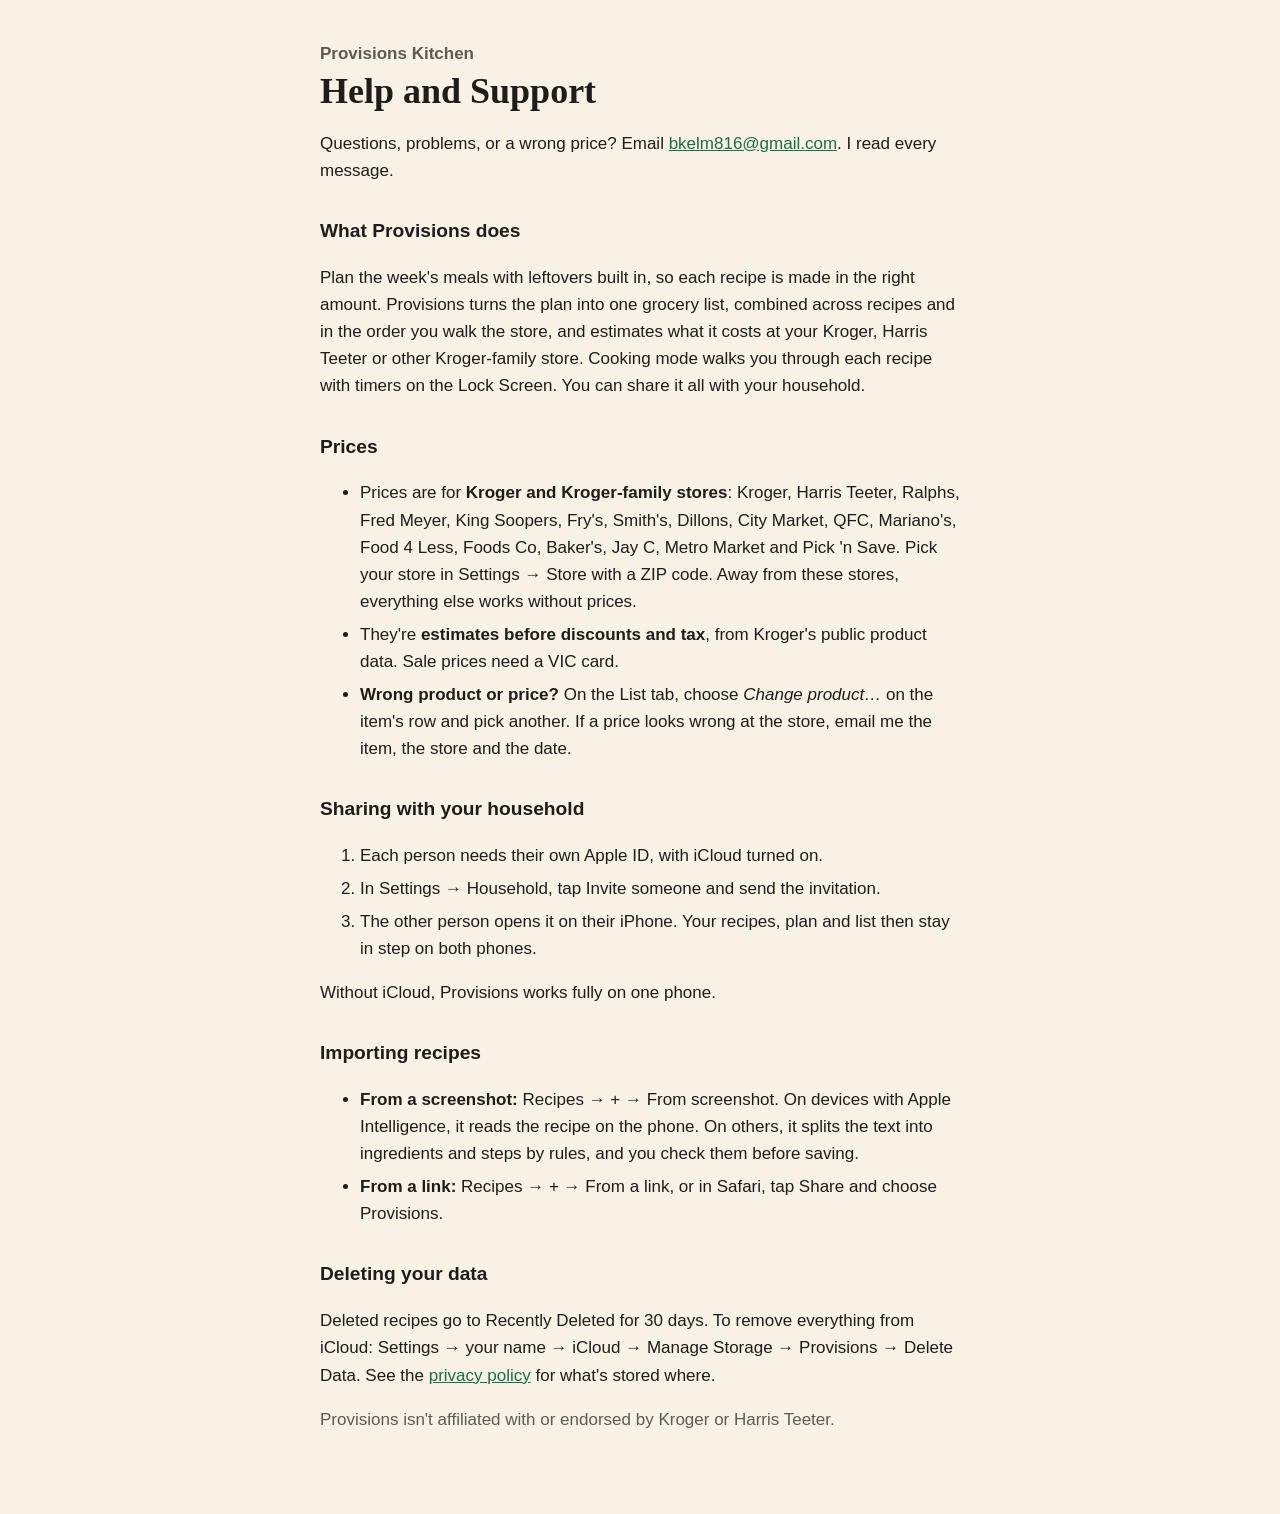
<file: index.html>
<!doctype html>
<html lang="en">
<head>
<meta charset="utf-8">
<meta name="viewport" content="width=device-width, initial-scale=1">
<title>Provisions Kitchen</title>
<meta http-equiv="refresh" content="0; url=support/">
<link rel="stylesheet" href="style.css">
</head>
<body>
<main>
<h1>Provisions Kitchen</h1>
<p><a href="support/">Help and Support</a> · <a href="privacy/">Privacy Policy</a></p>
</main>
</body>
</html>
</file>
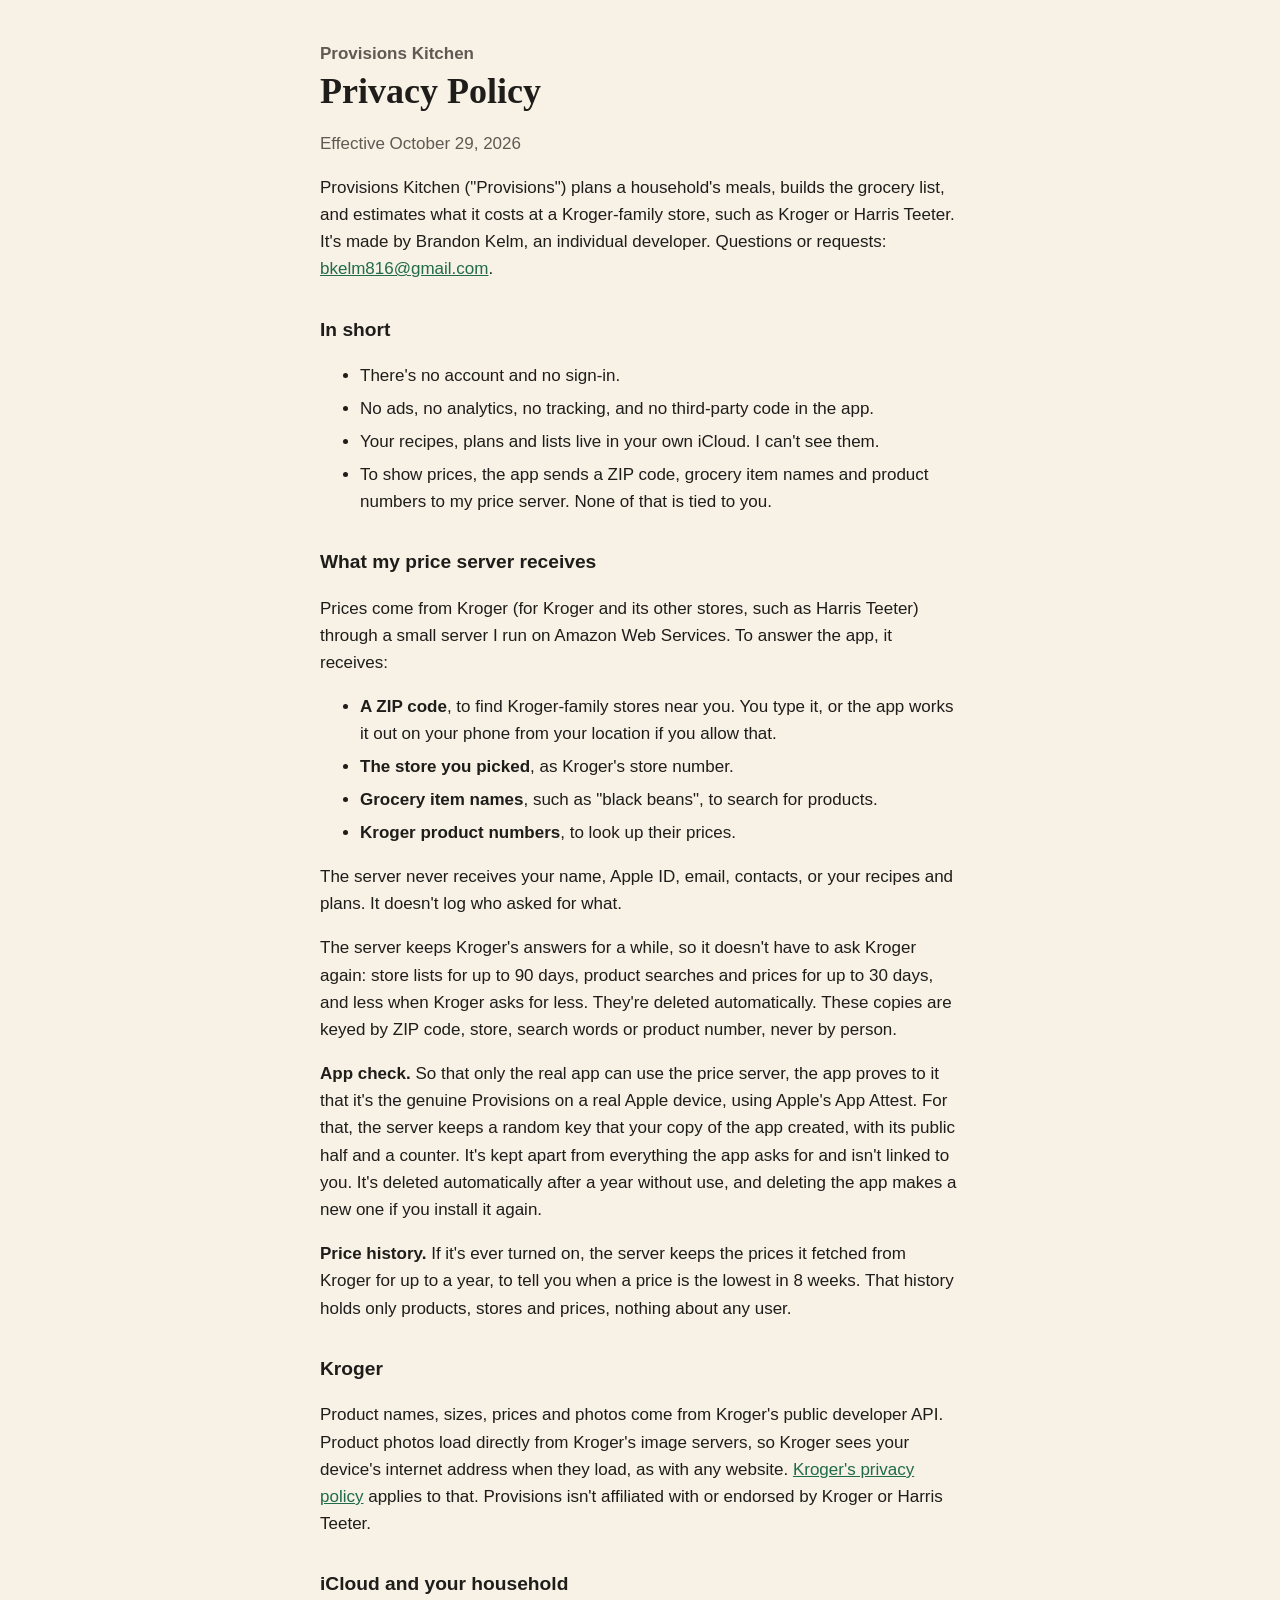
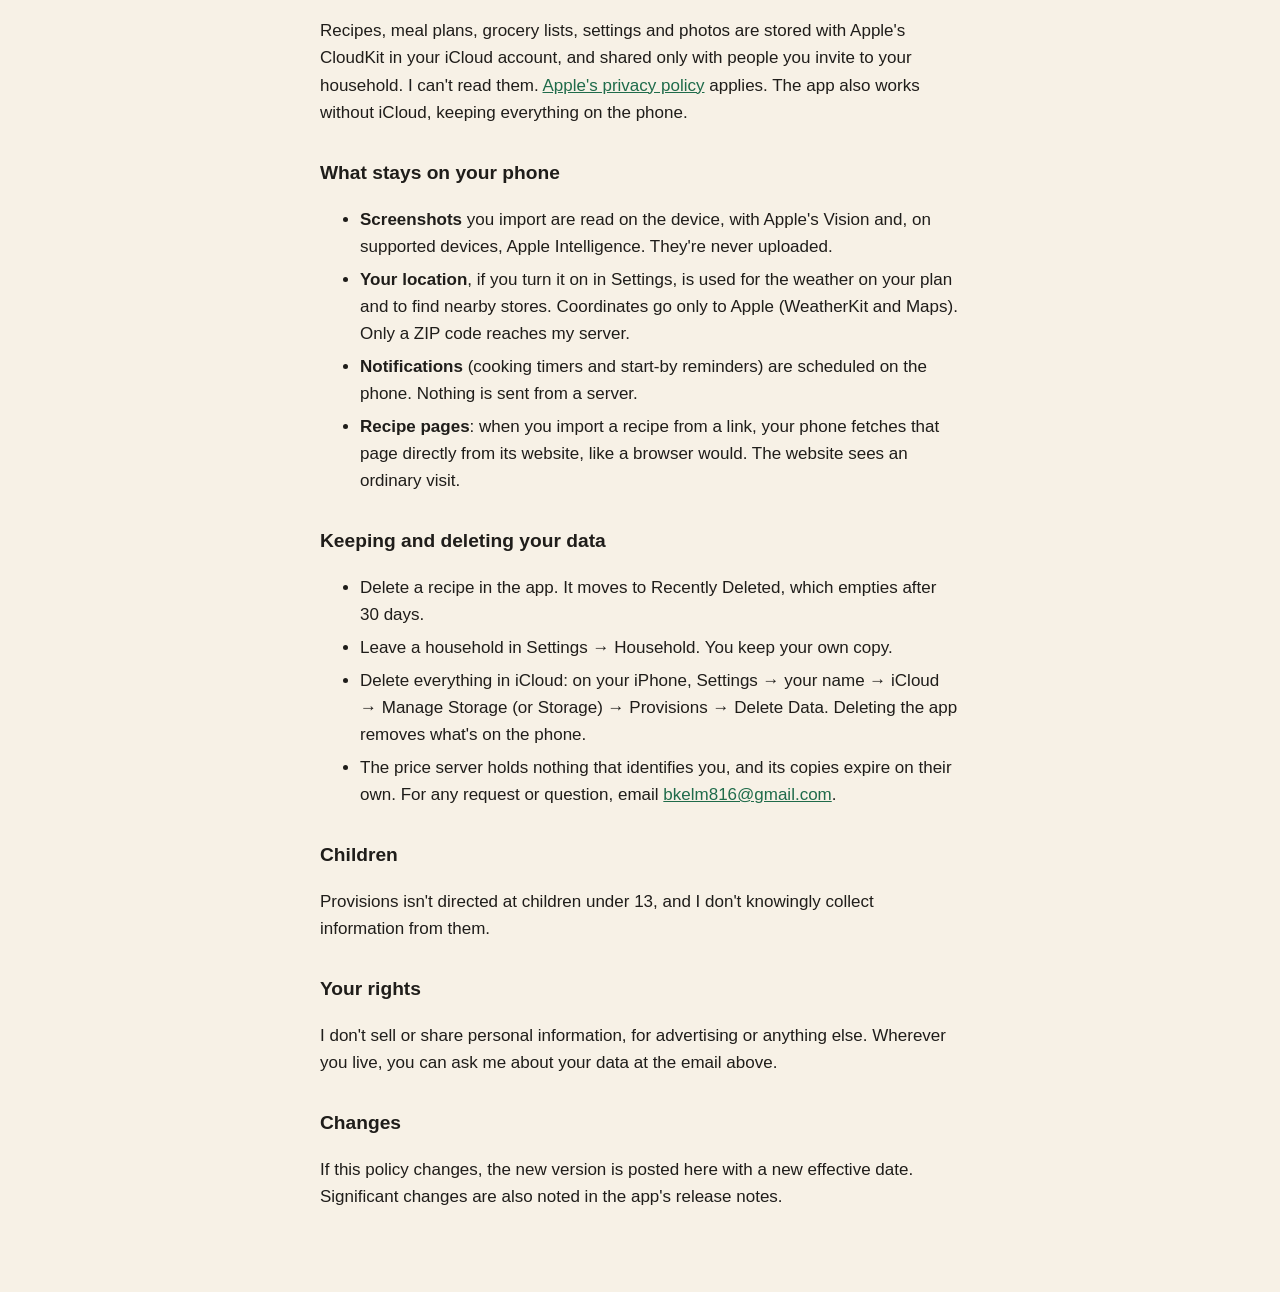
<file: privacy/index.html>
<!doctype html>
<html lang="en">
<head>
<meta charset="utf-8">
<meta name="viewport" content="width=device-width, initial-scale=1">
<title>Privacy Policy · Provisions Kitchen</title>
<link rel="stylesheet" href="../style.css">
</head>
<body>
<main>
<p class="app"><a href="../support/">Provisions Kitchen</a></p>
<h1>Privacy Policy</h1>
<p class="meta">Effective October 29, 2026</p>

<p>Provisions Kitchen ("Provisions") plans a household's meals, builds the grocery list, and estimates what it costs at a Kroger-family store, such as Kroger or Harris Teeter. It's made by Brandon Kelm, an individual developer. Questions or requests: <a href="mailto:bkelm816@gmail.com">bkelm816@gmail.com</a>.</p>

<h2>In short</h2>
<ul>
<li>There's no account and no sign-in.</li>
<li>No ads, no analytics, no tracking, and no third-party code in the app.</li>
<li>Your recipes, plans and lists live in your own iCloud. I can't see them.</li>
<li>To show prices, the app sends a ZIP code, grocery item names and product numbers to my price server. None of that is tied to you.</li>
</ul>

<h2>What my price server receives</h2>
<p>Prices come from Kroger (for Kroger and its other stores, such as Harris Teeter) through a small server I run on Amazon Web Services. To answer the app, it receives:</p>
<ul>
<li><strong>A ZIP code</strong>, to find Kroger-family stores near you. You type it, or the app works it out on your phone from your location if you allow that.</li>
<li><strong>The store you picked</strong>, as Kroger's store number.</li>
<li><strong>Grocery item names</strong>, such as "black beans", to search for products.</li>
<li><strong>Kroger product numbers</strong>, to look up their prices.</li>
</ul>
<p>The server never receives your name, Apple ID, email, contacts, or your recipes and plans. It doesn't log who asked for what.</p>
<p>The server keeps Kroger's answers for a while, so it doesn't have to ask Kroger again: store lists for up to 90 days, product searches and prices for up to 30 days, and less when Kroger asks for less. They're deleted automatically. These copies are keyed by ZIP code, store, search words or product number, never by person.</p>
<p><strong>App check.</strong> So that only the real app can use the price server, the app proves to it that it's the genuine Provisions on a real Apple device, using Apple's App Attest. For that, the server keeps a random key that your copy of the app created, with its public half and a counter. It's kept apart from everything the app asks for and isn't linked to you. It's deleted automatically after a year without use, and deleting the app makes a new one if you install it again.</p>
<p><strong>Price history.</strong> If it's ever turned on, the server keeps the prices it fetched from Kroger for up to a year, to tell you when a price is the lowest in 8 weeks. That history holds only products, stores and prices, nothing about any user.</p>

<h2>Kroger</h2>
<p>Product names, sizes, prices and photos come from Kroger's public developer API. Product photos load directly from Kroger's image servers, so Kroger sees your device's internet address when they load, as with any website. <a href="https://www.kroger.com/i/privacy-policy">Kroger's privacy policy</a> applies to that. Provisions isn't affiliated with or endorsed by Kroger or Harris Teeter.</p>

<h2>iCloud and your household</h2>
<p>Recipes, meal plans, grocery lists, settings and photos are stored with Apple's CloudKit in your iCloud account, and shared only with people you invite to your household. I can't read them. <a href="https://www.apple.com/legal/privacy/">Apple's privacy policy</a> applies. The app also works without iCloud, keeping everything on the phone.</p>

<h2>What stays on your phone</h2>
<ul>
<li><strong>Screenshots</strong> you import are read on the device, with Apple's Vision and, on supported devices, Apple Intelligence. They're never uploaded.</li>
<li><strong>Your location</strong>, if you turn it on in Settings, is used for the weather on your plan and to find nearby stores. Coordinates go only to Apple (WeatherKit and Maps). Only a ZIP code reaches my server.</li>
<li><strong>Notifications</strong> (cooking timers and start-by reminders) are scheduled on the phone. Nothing is sent from a server.</li>
<li><strong>Recipe pages</strong>: when you import a recipe from a link, your phone fetches that page directly from its website, like a browser would. The website sees an ordinary visit.</li>
</ul>

<h2>Keeping and deleting your data</h2>
<ul>
<li>Delete a recipe in the app. It moves to Recently Deleted, which empties after 30 days.</li>
<li>Leave a household in Settings → Household. You keep your own copy.</li>
<li>Delete everything in iCloud: on your iPhone, Settings → your name → iCloud → Manage Storage (or Storage) → Provisions → Delete Data. Deleting the app removes what's on the phone.</li>
<li>The price server holds nothing that identifies you, and its copies expire on their own. For any request or question, email <a href="mailto:bkelm816@gmail.com">bkelm816@gmail.com</a>.</li>
</ul>

<h2>Children</h2>
<p>Provisions isn't directed at children under 13, and I don't knowingly collect information from them.</p>

<h2>Your rights</h2>
<p>I don't sell or share personal information, for advertising or anything else. Wherever you live, you can ask me about your data at the email above.</p>

<h2>Changes</h2>
<p>If this policy changes, the new version is posted here with a new effective date. Significant changes are also noted in the app's release notes.</p>
</main>
</body>
</html>
</file>
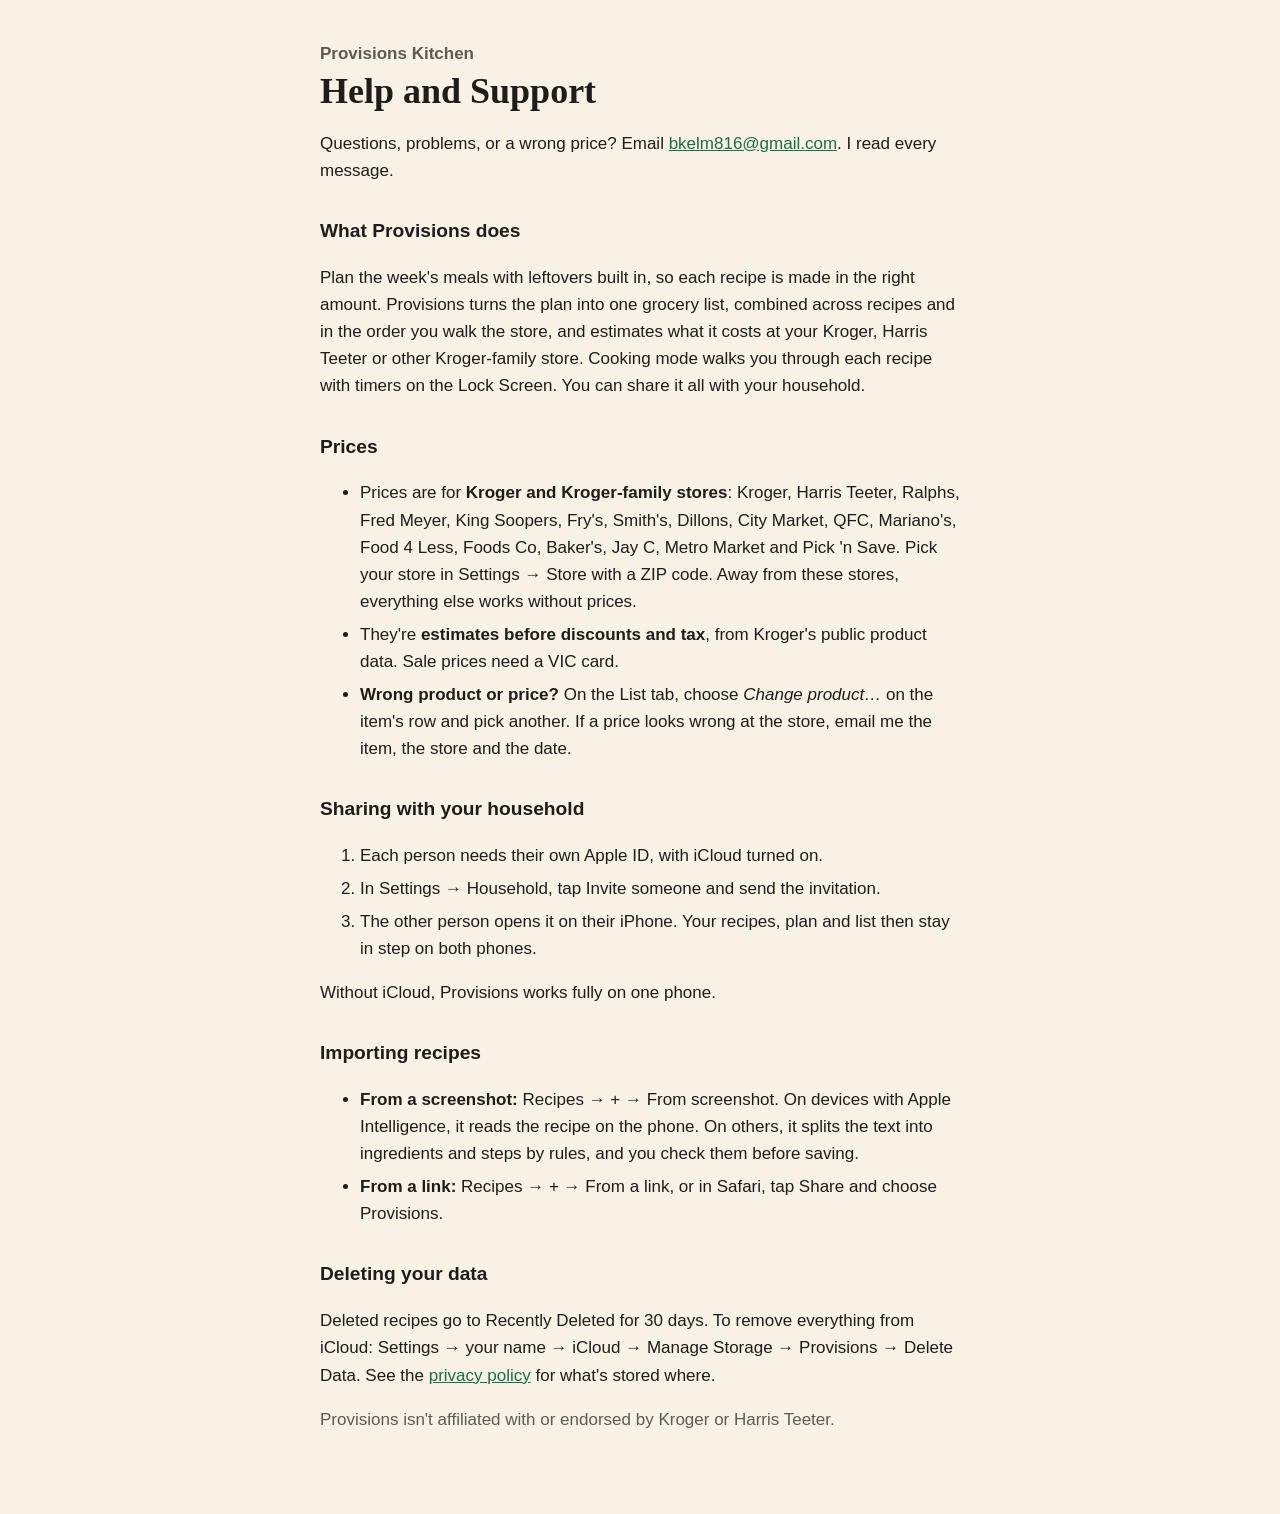
<file: support/index.html>
<!doctype html>
<html lang="en">
<head>
<meta charset="utf-8">
<meta name="viewport" content="width=device-width, initial-scale=1">
<title>Help and Support · Provisions Kitchen</title>
<link rel="stylesheet" href="../style.css">
</head>
<body>
<main>
<p class="app">Provisions Kitchen</p>
<h1>Help and Support</h1>
<p>Questions, problems, or a wrong price? Email <a href="mailto:bkelm816@gmail.com">bkelm816@gmail.com</a>. I read every message.</p>

<h2>What Provisions does</h2>
<p>Plan the week's meals with leftovers built in, so each recipe is made in the right amount. Provisions turns the plan into one grocery list, combined across recipes and in the order you walk the store, and estimates what it costs at your Kroger, Harris Teeter or other Kroger-family store. Cooking mode walks you through each recipe with timers on the Lock Screen. You can share it all with your household.</p>

<h2>Prices</h2>
<ul>
<li>Prices are for <strong>Kroger and Kroger-family stores</strong>: Kroger, Harris Teeter, Ralphs, Fred Meyer, King Soopers, Fry's, Smith's, Dillons, City Market, QFC, Mariano's, Food 4 Less, Foods Co, Baker's, Jay C, Metro Market and Pick 'n Save. Pick your store in Settings → Store with a ZIP code. Away from these stores, everything else works without prices.</li>
<li>They're <strong>estimates before discounts and tax</strong>, from Kroger's public product data. Sale prices need a VIC card.</li>
<li><strong>Wrong product or price?</strong> On the List tab, choose <em>Change product…</em> on the item's row and pick another. If a price looks wrong at the store, email me the item, the store and the date.</li>
</ul>

<h2>Sharing with your household</h2>
<ol>
<li>Each person needs their own Apple ID, with iCloud turned on.</li>
<li>In Settings → Household, tap Invite someone and send the invitation.</li>
<li>The other person opens it on their iPhone. Your recipes, plan and list then stay in step on both phones.</li>
</ol>
<p>Without iCloud, Provisions works fully on one phone.</p>

<h2>Importing recipes</h2>
<ul>
<li><strong>From a screenshot:</strong> Recipes → + → From screenshot. On devices with Apple Intelligence, it reads the recipe on the phone. On others, it splits the text into ingredients and steps by rules, and you check them before saving.</li>
<li><strong>From a link:</strong> Recipes → + → From a link, or in Safari, tap Share and choose Provisions.</li>
</ul>

<h2>Deleting your data</h2>
<p>Deleted recipes go to Recently Deleted for 30 days. To remove everything from iCloud: Settings → your name → iCloud → Manage Storage → Provisions → Delete Data. See the <a href="../privacy/">privacy policy</a> for what's stored where.</p>

<p class="meta">Provisions isn't affiliated with or endorsed by Kroger or Harris Teeter.</p>
</main>
</body>
</html>
</file>
<file: style.css>
:root {
  --paper: #f7f1e6;
  --ink: #1f1d1a;
  --muted: #5f5a52;
  --accent: #1f6b4a;
  color-scheme: light dark;
}

@media (prefers-color-scheme: dark) {
  :root {
    --paper: #1c1a17;
    --ink: #f2ede4;
    --muted: #b3ab9f;
    --accent: #6fcf9f;
  }
}

body {
  margin: 0;
  background: var(--paper);
  color: var(--ink);
  font: 1.0625rem/1.6 -apple-system, BlinkMacSystemFont, "Helvetica Neue", sans-serif;
}

main {
  max-width: 40rem;
  margin: 0 auto;
  padding: 2.5rem 1rem 4rem;
}

h1 {
  font-family: "New York", Georgia, serif;
  font-size: 2.25rem;
  line-height: 1.15;
  margin: 0.25rem 0 0.5rem;
}

h2 {
  font-size: 1.2rem;
  margin: 2rem 0 0.5rem;
}

a {
  color: var(--accent);
}

li + li {
  margin-top: 0.35rem;
}

.app {
  margin: 0;
  color: var(--muted);
  font-weight: 600;
}

.app a {
  color: inherit;
  text-decoration: none;
}

.meta {
  color: var(--muted);
}
</file>
